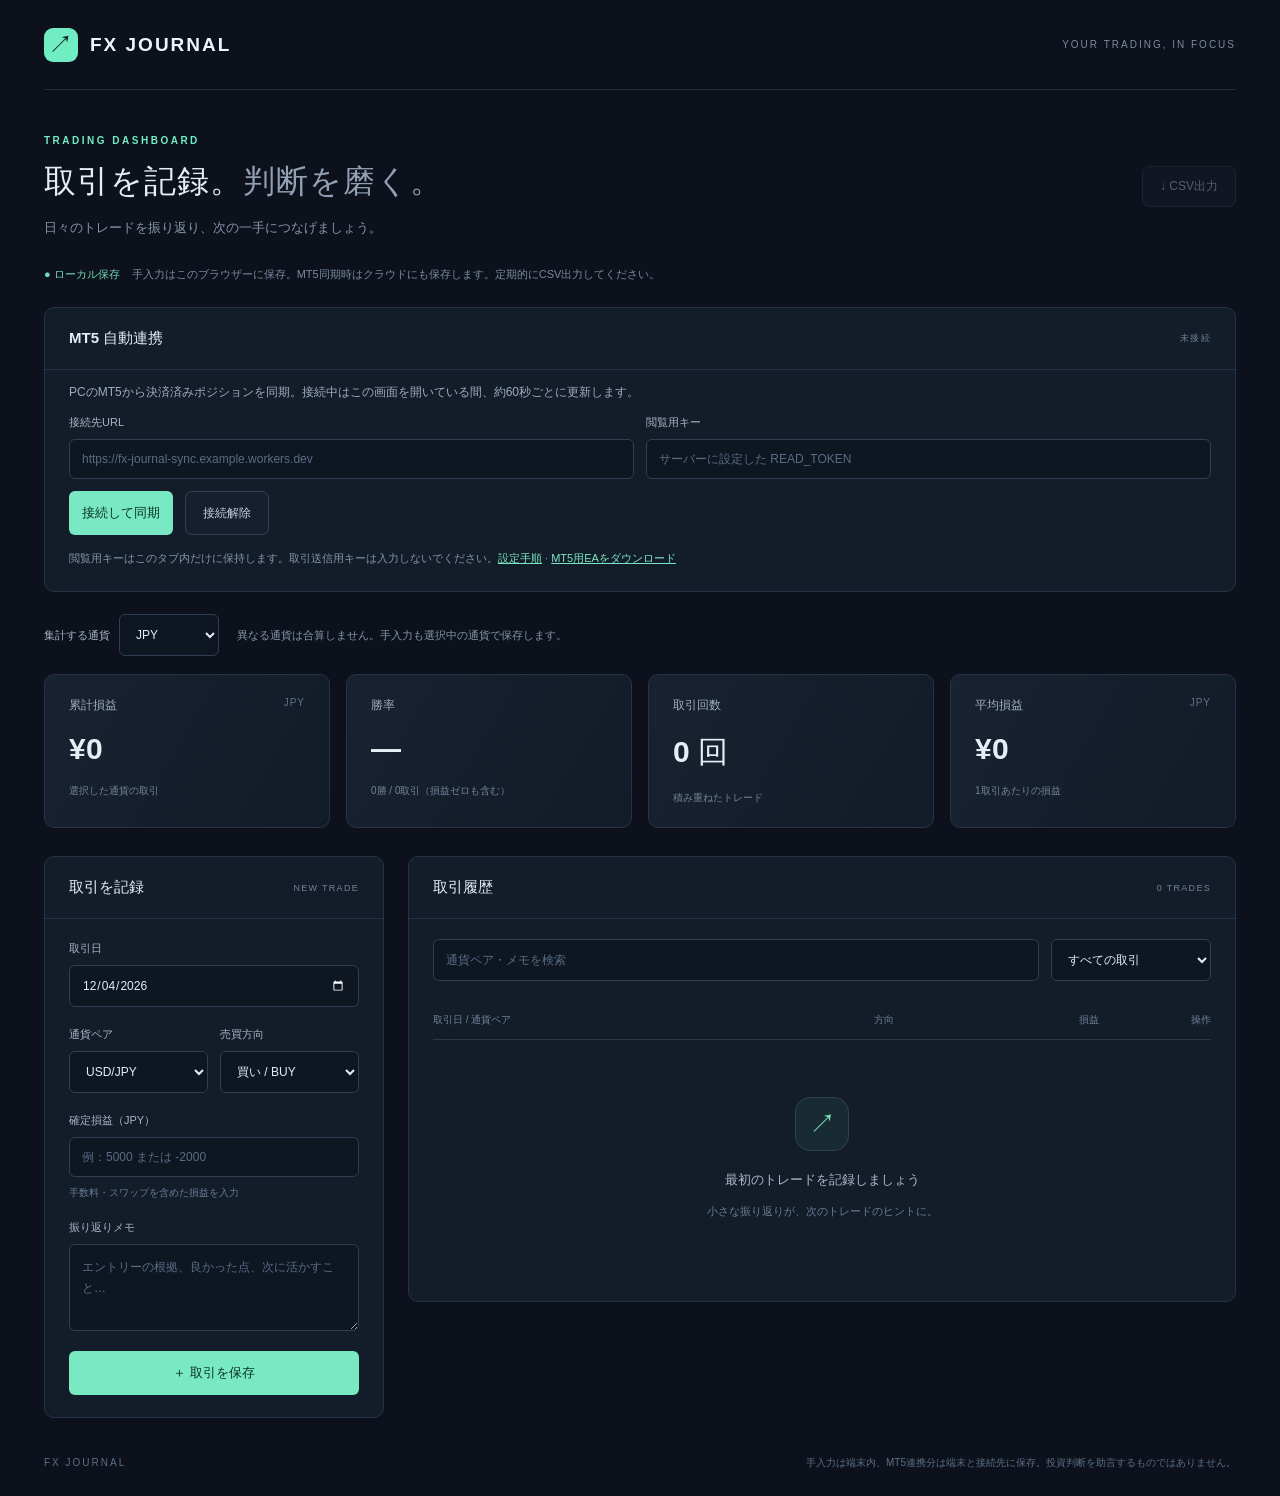
<file: index.html>
<!DOCTYPE html>
<html lang="ja">
<head>
<meta charset="UTF-8"><meta name="viewport" content="width=device-width, initial-scale=1.0">
<title>FX JOURNAL | 取引記録</title>
<link rel="stylesheet" href="style.css">
<script src="app.js" defer></script>
</head>
<body>
<div class="app">
<header><a class="brand" href="./"><span class="logo">↗</span> FX JOURNAL</a><span class="tag">YOUR TRADING, IN FOCUS</span></header>
<main>
<div class="heading"><div><p class="eyebrow">TRADING DASHBOARD</p><h1>取引を記録。<span>判断を磨く。</span></h1><p class="sub">日々のトレードを振り返り、次の一手につなげましょう。</p></div><button id="export" class="secondary">↓ CSV出力</button></div>
<div class="notice">● ローカル保存 <span>手入力はこのブラウザーに保存。MT5同期時はクラウドにも保存します。定期的にCSV出力してください。</span></div>
<section class="panel sync-panel" aria-labelledby="sync-title"><div class="section-title"><h2 id="sync-title">MT5 自動連携</h2><span id="sync-status" role="status">未接続</span></div><div class="sync-content"><p>PCのMT5から決済済みポジションを同期。接続中はこの画面を開いている間、約60秒ごとに更新します。</p><form id="sync-form"><label>接続先URL<input id="sync-url" type="url" placeholder="https://fx-journal-sync.example.workers.dev" required></label><label>閲覧用キー<input id="sync-token" type="password" autocomplete="off" minlength="32" required placeholder="サーバーに設定した READ_TOKEN"></label><div class="sync-actions"><button class="primary" type="submit">接続して同期</button><button class="secondary" id="disconnect" type="button">接続解除</button></div></form><small>閲覧用キーはこのタブ内だけに保持します。取引送信用キーは入力しないでください。<a href="https://github.com/poyo0422/ryo/blob/main/mt5/SETUP.md" target="_blank" rel="noopener">設定手順</a> · <a href="mt5/FXJournalSync.mq5" download>MT5用EAをダウンロード</a></small></div></section>
<div class="currency-bar"><label>集計する通貨<select id="currency"><option>JPY</option><option>USD</option><option>EUR</option><option>GBP</option><option>AUD</option><option>CHF</option><option>CAD</option><option>NZD</option></select></label><span>異なる通貨は合算しません。手入力も選択中の通貨で保存します。</span></div>
<section class="stats" aria-label="取引サマリー"><article><p>累計損益 <small class="currency-label">JPY</small></p><strong id="total">¥0</strong><span>選択した通貨の取引</span></article><article><p>勝率</p><strong id="rate">—</strong><span id="wins">利益のある取引 / 全取引</span></article><article><p>取引回数</p><strong id="count">0 <small>回</small></strong><span>積み重ねたトレード</span></article><article><p>平均損益 <small class="currency-label">JPY</small></p><strong id="average">¥0</strong><span>1取引あたりの損益</span></article></section>
<div class="workspace"><section class="panel entry"><div class="section-title"><h2 id="form-title">取引を記録</h2><span>NEW TRADE</span></div><form id="trade-form"><label>取引日<input name="date" type="date" required></label><div class="fields"><label>通貨ペア<select name="pair"><option>USD/JPY</option><option>EUR/JPY</option><option>GBP/JPY</option><option>AUD/JPY</option><option>EUR/USD</option><option>GBP/USD</option><option>AUD/USD</option><option>その他</option></select></label><label>売買方向<select name="side"><option value="buy">買い / BUY</option><option value="sell">売り / SELL</option></select></label></div><label><span>確定損益（<span class="currency-label">JPY</span>）</span><input name="pnl" type="number" step="0.01" min="-1000000000000" max="1000000000000" placeholder="例：5000 または -2000" required><small>手数料・スワップを含めた損益を入力</small></label><label>振り返りメモ<textarea name="note" rows="3" maxlength="2000" placeholder="エントリーの根拠、良かった点、次に活かすこと…"></textarea></label><button type="submit" class="primary" id="save">＋ 取引を保存</button><button type="button" class="secondary cancel" id="cancel" hidden>編集をキャンセル</button></form></section>
<section class="panel history"><div class="section-title"><h2>取引履歴</h2><span id="shown">0 TRADES</span></div><div class="filters"><input id="search" type="search" placeholder="通貨ペア・メモを検索" aria-label="通貨ペア・メモを検索"><select id="filter" aria-label="損益で絞り込み"><option value="all">すべての取引</option><option value="win">利益のある取引</option><option value="loss">損失のある取引</option><option value="even">損益ゼロ</option></select></div><div class="table-wrap"><table><thead><tr><th>取引日 / 通貨ペア</th><th>方向</th><th class="right">損益</th><th class="right">操作</th></tr></thead><tbody id="trades"></tbody></table></div><div id="empty" class="empty"><div>↗</div><h3>最初のトレードを記録しましょう</h3><p>小さな振り返りが、次のトレードのヒントに。</p></div></section></div>
<footer><span>FX JOURNAL</span><span>手入力は端末内、MT5連携分は端末と接続先に保存。投資判断を助言するものではありません。</span></footer>
</main></div><div id="message" role="status" aria-live="polite"></div>
</body></html>
</file>
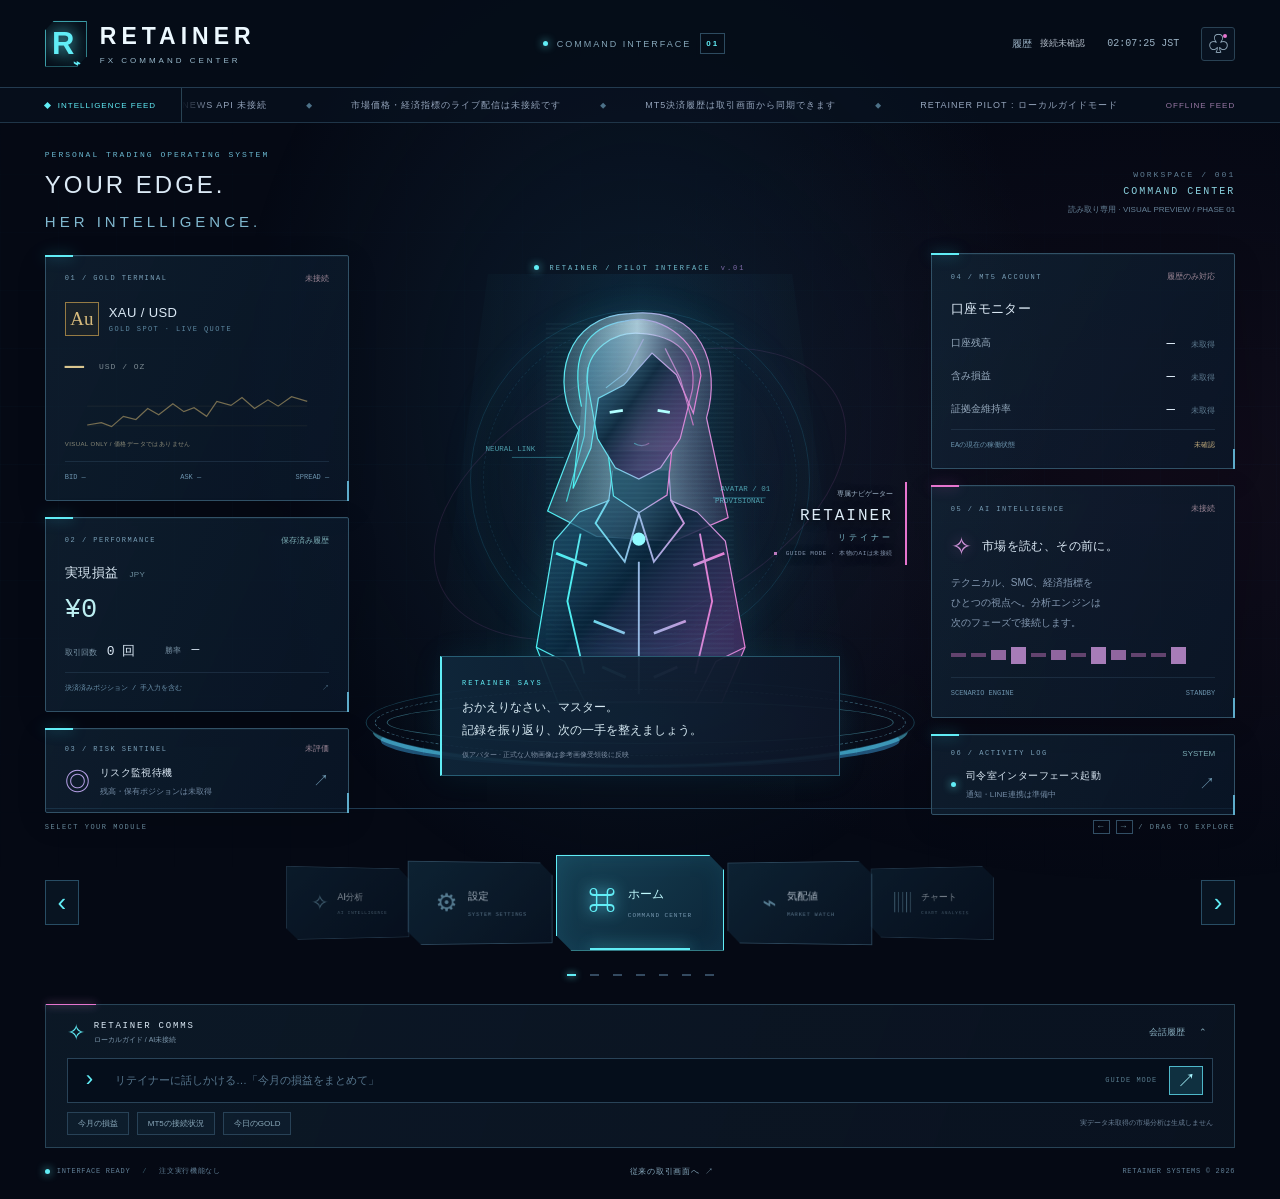
<file: command.html>
<!DOCTYPE html>
<html lang="ja">
<head><meta charset="UTF-8"><meta name="viewport" content="width=device-width,initial-scale=1"><meta name="theme-color" content="#050a16"><title>RETAINER — FX COMMAND CENTER</title><link rel="stylesheet" href="command.css"><script src="command.js" defer></script></head>
<body>
<div class="ambient" aria-hidden="true"></div>
<header class="topbar"><a href="command.html" class="identity"><span class="emblem">R<span>⌁</span></span><span>RETAINER<small>FX COMMAND CENTER</small></span></a><div class="header-center"><span class="signal"></span> COMMAND INTERFACE <b>01</b></div><div class="header-right"><span class="status-tag">履歴 <b id="header-sync">ローカル保存を確認中</b></span><time id="clock">JST —</time><button class="icon-button" id="notifications" aria-label="通知ログを開く">♧<i></i></button></div></header>
<div class="newsbar"><span class="feed-label"><i></i> INTELLIGENCE FEED</span><div class="ticker-clip"><div class="ticker">NEWS API 未接続 <b>◆</b> 市場価格・経済指標のライブ配信は未接続です <b>◆</b> MT5決済履歴は取引画面から同期できます <b>◆</b> RETAINER PILOT : ローカルガイドモード <b>◆</b> 自動発注機能はありません <b>◆</b></div></div><span class="offline-label">OFFLINE FEED</span></div>
<main>
<div class="mission-heading"><div><p class="micro">PERSONAL TRADING OPERATING SYSTEM</p><h1>YOUR EDGE.<br><span>HER INTELLIGENCE.</span></h1></div><div class="mission-id"><span>WORKSPACE / 001</span><strong>COMMAND CENTER</strong><small>読み取り専用 · VISUAL PREVIEW / PHASE 01</small></div></div>
<section class="bridge" aria-label="リテイナー司令室">
<div class="rail left-rail">
<button class="glass telemetry gold-panel" data-detail="market"><div class="panel-label"><span>01 / GOLD TERMINAL</span><i>未接続</i></div><div class="asset-heading"><span class="asset-icon">Au</span><div><h2>XAU / USD</h2><p>GOLD SPOT · LIVE QUOTE</p></div></div><div class="quote">—<small>USD / OZ</small></div><div class="sparkline" aria-hidden="true"><svg viewBox="0 0 280 56"><path d="M0 43H280M0 18H280" class="gridline"/><path d="M0 42L18 39 31 44 46 31 62 35 77 21 91 29 109 15 123 25 136 20 152 31 165 12 183 17 197 7 213 21 230 10 243 18 260 6 280 12"/></svg><span>VISUAL ONLY / 価格データではありません</span></div><div class="panel-foot"><span>BID —</span><span>ASK —</span><span>SPREAD —</span></div></button>
<button class="glass telemetry" data-detail="history"><div class="panel-label"><span>02 / PERFORMANCE</span><i class="local">保存済み履歴</i></div><h2>実現損益 <span id="summary-currency">JPY</span></h2><div class="performance" id="summary-pnl">—</div><div class="mini-stats"><div><small>取引回数</small><strong id="summary-count">—</strong></div><div><small>勝率</small><strong id="summary-rate">—</strong></div></div><div class="panel-foot"><span>決済済みポジション / 手入力を含む</span><span>↗</span></div></button>
<button class="glass small-panel" data-detail="risk"><div class="panel-label"><span>03 / RISK SENTINEL</span><i>未評価</i></div><div class="risk-line"><span class="radar-symbol">◎</span><div><h2>リスク監視待機</h2><p>残高・保有ポジションは未取得</p></div><span class="chevron">↗</span></div></button>
</div>
<div class="pilot-stage">
<div class="stage-caption"><span class="signal"></span> RETAINER / PILOT INTERFACE <span class="version">v.01</span></div>
<div class="orbit orbit-one" aria-hidden="true"></div><div class="orbit orbit-two" aria-hidden="true"></div><div class="scan-column" aria-hidden="true"></div>
<div class="pilot-art" role="img" aria-label="正式キャラクターの参考画像を待つ仮の人型ホログラム"><svg viewBox="0 0 420 500" aria-hidden="true"><defs><linearGradient id="bodyfill" x1="0" y1="0" x2="1" y2="1"><stop stop-color="#2f789b" stop-opacity=".48"/><stop offset=".45" stop-color="#092238" stop-opacity=".9"/><stop offset="1" stop-color="#833f98" stop-opacity=".4"/></linearGradient><linearGradient id="hairfill"><stop stop-color="#7bb5cb" stop-opacity=".22"/><stop offset=".5" stop-color="#d5f2ff" stop-opacity=".52"/><stop offset="1" stop-color="#655187" stop-opacity=".27"/></linearGradient><linearGradient id="linefill"><stop stop-color="#4bf1f2"/><stop offset="1" stop-color="#e47dd3"/></linearGradient><pattern id="scan" width="4" height="5" patternUnits="userSpaceOnUse"><path d="M0 1h4" stroke="#94ecff" stroke-opacity=".13"/></pattern><filter id="glow"><feGaussianBlur stdDeviation="4"/></filter></defs>
<ellipse cx="210" cy="459" rx="139" ry="22" fill="#23d9ef" opacity=".12" filter="url(#glow)"/>
<g stroke="url(#linefill)" stroke-width="1.3"><path d="M145 164C112 112 132 42 199 40C277 31 297 96 281 151L304 257 246 282 164 277 112 250Z" fill="url(#hairfill)"/><path d="M181 207L177 239 146 251 119 282 100 395 123 454 297 454 322 395 301 282 271 251 243 239 241 207" fill="url(#bodyfill)"/><path d="M176 186L182 234 209 252 239 233 244 186" fill="#245368" fill-opacity=".55"/><path d="M154 112C152 77 184 59 210 61C249 63 271 83 266 121L253 173 232 204 209 216 184 204 165 173Z" fill="url(#bodyfill)"/><path d="M148 139C135 80 155 54 194 48C228 39 270 65 275 106L267 146 249 105 223 82 193 116 166 130 158 183 139 226 146 159" fill="url(#hairfill)"/><path d="M214 67L196 102 174 119M237 77L253 109 267 159M155 97L151 170 132 240" fill="none" opacity=".8"/><path d="M178 145L192 143M229 143L242 145" stroke="#b1ffff" stroke-width="3"/><path d="M204 178Q212 183 220 178" fill="none" opacity=".5"/><path d="M177 238L163 263 194 304 209 253 225 304 257 263 243 238M209 304V445M147 274L133 346 151 423M274 274L287 346 269 423" fill="none" stroke-width="2"/><path d="M121 295L154 308M267 308L300 295M161 367L194 380M225 380L259 367M170 416L195 427M225 427L250 416" fill="none" stroke-width="3"/><path d="M100 395L130 410 152 454M322 395L291 410 269 454" fill="none"/><circle cx="209" cy="280" r="7" fill="#91fbff" stroke="none"/>
</g><path d="M110 49H310V455H110Z" fill="url(#scan)" opacity=".6"/><g fill="#7af4ff" font-family="monospace" font-size="8" opacity=".6"><text x="46" y="186">NEURAL LINK</text><text x="296" y="229">AVATAR / 01</text><text x="290" y="242">PROVISIONAL</text></g><path d="M74 193H129M288 236H344" stroke="#53def5" stroke-opacity=".4"/></svg></div>
<div class="pilot-ident"><small>専属ナビゲーター</small><h2>RETAINER<span>リテイナー</span></h2><p><i></i> GUIDE MODE · 本物のAIは未接続</p></div>
<div class="speech"><span>RETAINER SAYS</span><p id="pilot-speech">おかえりなさい、マスター。<br>記録を振り返り、次の一手を整えましょう。</p><small>仮アバター · 正式な人物画像は参考画像受領後に反映</small></div>
<div class="platform" aria-hidden="true"><div></div><span></span></div>
</div>
<div class="rail right-rail">
<button class="glass telemetry" data-detail="account"><div class="panel-label"><span>04 / MT5 ACCOUNT</span><i>履歴のみ対応</i></div><h2>口座モニター</h2><dl class="account-values"><div><dt>口座残高</dt><dd>— <small>未取得</small></dd></div><div><dt>含み損益</dt><dd>— <small>未取得</small></dd></div><div><dt>証拠金維持率</dt><dd>— <small>未取得</small></dd></div></dl><div class="panel-foot"><span>EAの現在の稼働状態</span><span class="amber">未確認</span></div></button>
<button class="glass telemetry analysis-panel" data-detail="ai"><div class="panel-label"><span>05 / AI INTELLIGENCE</span><i>未接続</i></div><div class="analysis-heading"><span>✧</span><h2>市場を読む、その前に。</h2></div><p class="body-copy">テクニカル、SMC、経済指標を<br>ひとつの視点へ。分析エンジンは<br>次のフェーズで接続します。</p><div class="analysis-meter" aria-hidden="true"><b></b><b></b><b></b><b></b><b></b><b></b><b></b><b></b><b></b><b></b><b></b><b></b></div><div class="panel-foot"><span>SCENARIO ENGINE</span><span>STANDBY</span></div></button>
<button class="glass small-panel" data-detail="notifications"><div class="panel-label"><span>06 / ACTIVITY LOG</span><i class="local">SYSTEM</i></div><div class="log-preview"><span class="signal"></span><div><h2>司令室インターフェース起動</h2><p>通知・LINE連携は準備中</p></div><span class="chevron">↗</span></div></button>
</div>
</section>
<section class="navigation-deck" aria-label="3Dロールメニュー"><div class="deck-top"><span>SELECT YOUR MODULE</span><span><kbd>←</kbd> <kbd>→</kbd> / DRAG TO EXPLORE</span></div><div class="wheel-shell"><button id="previous" class="wheel-arrow" aria-label="前のメニュー">‹</button><div class="wheel-window" id="wheel-window"><nav id="wheel" aria-label="機能メニュー"></nav></div><button id="next" class="wheel-arrow" aria-label="次のメニュー">›</button></div><div class="wheel-pagination" id="wheel-pagination" aria-label="メニュー位置"></div></section>
<section class="comms"><div class="comms-title"><span class="comms-icon">✧</span><div><h2>RETAINER COMMS</h2><span>ローカルガイド / AI未接続</span></div><button id="chat-toggle" aria-expanded="false" aria-controls="chat-history">会話履歴 <span>⌃</span></button></div><div id="chat-history" class="chat-history" role="log" aria-label="会話履歴" hidden></div><form id="chat-form"><label for="chat-input" class="sr-only">リテイナーへのメッセージ</label><span class="input-indicator">›</span><input id="chat-input" maxlength="500" placeholder="リテイナーに話しかける…「今月の損益をまとめて」" required autocomplete="off"><span class="chat-mode">GUIDE MODE</span><button type="submit" aria-label="メッセージを送信">↗</button></form><div class="quick-prompts"><button data-prompt="今月の損益をまとめて">今月の損益</button><button data-prompt="MT5の接続状況を教えて">MT5の接続状況</button><button data-prompt="今日のGOLDはどう？">今日のGOLD</button><span>実データ未取得の市場分析は生成しません</span></div></section>
<footer><span><i class="signal"></i> INTERFACE READY <b>/</b> 注文実行機能なし</span><a href="index.html">従来の取引画面へ ↗</a><span>RETAINER SYSTEMS © <span id="year"></span></span></footer>
</main>
<dialog id="module-dialog"><div class="dialog-header"><div><p class="micro" id="dialog-code"></p><h2 id="dialog-title"></h2></div><button id="dialog-close" class="icon-button" aria-label="閉じる">×</button></div><div id="dialog-content"></div></dialog>
</body></html>
</file>
<file: style.css>
:root{font-family:Inter,"Noto Sans JP",-apple-system,BlinkMacSystemFont,"Segoe UI",sans-serif;color:#e7edf4;background:#0c111b;font-synthesis:none;color-scheme:dark}*{box-sizing:border-box}body{margin:0}button,input,select,textarea{font:inherit}button,a,input,select,textarea{-webkit-tap-highlight-color:transparent}button{cursor:pointer}button:disabled{opacity:.4;cursor:default}button:focus-visible,a:focus-visible{outline:2px solid #5ee5bf;outline-offset:4px}.app{max-width:1320px;margin:auto;padding:0 44px}header{height:90px;display:flex;align-items:center;justify-content:space-between;border-bottom:1px solid #232c3c}.brand{text-decoration:none;color:#eef5fa;font-weight:800;font-size:19px;letter-spacing:2px;display:flex;align-items:center;gap:12px}.logo{display:grid;place-items:center;background:#71edc3;color:#122a25;border-radius:9px;width:34px;height:34px;font-size:25px}.tag{font-size:10px;letter-spacing:2px;color:#7c8b9f}main{padding-top:45px}.heading{display:flex;align-items:center;justify-content:space-between;gap:20px}.eyebrow{font-size:10px;color:#71edc3;letter-spacing:2.5px;font-weight:700;margin:0 0 14px}h1{font-size:32px;letter-spacing:1px;margin:0;font-weight:700}h1 span{color:#93a0b4}.sub{color:#8694a9;font-size:13px;margin:15px 0 0}.secondary{border:1px solid #334056;background:#161f2d;color:#c7d2df;padding:11px 17px;border-radius:7px;font-size:12px}.secondary:hover{background:#233047}.notice{font-size:11px;color:#72d9b6;margin:28px 0 22px;display:flex;gap:12px;line-height:1.8}.notice span{color:#7b8ba1}.stats{display:grid;grid-template-columns:repeat(4,1fr);gap:16px;margin-bottom:28px}.stats article{padding:22px 24px;border:1px solid #293246;background:linear-gradient(120deg,#182230,#121b28);border-radius:10px}.stats p{margin:0 0 18px;color:#a0aec0;font-size:12px;display:flex;justify-content:space-between}.stats p small{font-size:10px;color:#62738a;letter-spacing:1px}.stats strong{display:block;font-size:30px;letter-spacing:.2px;font-variant-numeric:tabular-nums;margin-bottom:14px}.stats strong small{font-size:14px;color:#8190a7}.stats article>span{font-size:10px;color:#72849b}.positive{color:#74e6bd}.negative{color:#ff8f9c}.workspace{display:grid;grid-template-columns:340px minmax(0,1fr);gap:24px;align-items:start}.panel{background:#131c29;border:1px solid #283246;border-radius:10px;overflow:hidden}.section-title{padding:21px 24px;display:flex;align-items:center;justify-content:space-between;border-bottom:1px solid #283246}.section-title h2{font-size:15px;margin:0}.section-title>span{font-size:9px;letter-spacing:1.3px;color:#71839b}form{padding:22px 24px}label{display:flex;flex-direction:column;gap:9px;font-size:11px;color:#a8b5c7;margin-bottom:20px}input,select,textarea{border:1px solid #303d52;background:#0e1622;color:#e5edf6;padding:12px;border-radius:6px;min-width:0;width:100%;font-size:12px}input:focus,select:focus,textarea:focus{outline:1px solid #70dfbb;border-color:#70dfbb}input::placeholder,textarea::placeholder{color:#596c85}textarea{resize:vertical;line-height:1.7}.fields{display:grid;grid-template-columns:1fr 1fr;gap:12px}label small{color:#687d96;font-size:10px}.primary{width:100%;background:#78e9c2;color:#0b352b;font-weight:700;padding:13px;border:0;border-radius:6px;font-size:13px}.primary:hover{background:#9af4d4}.cancel{width:100%;margin-top:10px}[hidden]{display:none!important}.filters{display:flex;gap:12px;padding:20px 24px}.filters input{flex:1}.filters select{width:160px}.table-wrap{overflow:auto;padding:0 24px}table{width:100%;border-collapse:collapse;white-space:nowrap}th{text-align:left;color:#71839b;font-size:10px;font-weight:400;padding:12px 0;border-bottom:1px solid #2c384a}td{padding:17px 0;border-bottom:1px solid #233044;font-size:12px}td strong{display:block;font-weight:600;margin-top:6px}td small{color:#8596ad;font-size:10px}.right{text-align:right}.badge{font-size:9px;padding:5px 7px;border-radius:4px;background:#173c34;color:#7ce0bc}.badge.sell{background:#342b47;color:#c2a5ec}.money{font-weight:600;font-variant-numeric:tabular-nums}.row-actions button{background:transparent;color:#8fa1b9;border:0;font-size:11px;padding:6px}.row-actions button:hover{color:#edf4fa}.note{white-space:pre-wrap;overflow-wrap:anywhere;max-width:240px;color:#8294ab;font-size:11px;line-height:1.6;margin-top:8px}.empty{text-align:center;padding:57px 20px 68px;color:#687d96}.empty>div{border:1px solid #2f4351;border-radius:15px;width:54px;height:54px;margin:0 auto 20px;display:grid;place-items:center;color:#73d9b6;font-size:27px;background:#192b32}.empty h3{font-size:13px;color:#acbacc;font-weight:500}.empty p{font-size:11px;line-height:1.8}footer{display:flex;justify-content:space-between;gap:20px;color:#5c6f87;font-size:10px;margin:36px 0 24px;line-height:1.8}footer>span:first-child{letter-spacing:2px}#message{position:fixed;bottom:24px;left:50%;transform:translateX(-50%);background:#263d36;color:#b6f3d9;box-shadow:0 8px 30px #0005;border-radius:8px;max-width:90%;padding:14px 22px;font-size:12px;display:none}#message.visible{display:block}@media(min-width:1500px){main{padding-top:65px}}@media(max-width:1000px){.app{padding:0 24px}.workspace{grid-template-columns:300px minmax(0,1fr);gap:16px}.stats article{padding:18px}.stats strong{font-size:25px}.filters{flex-direction:column}.filters select{width:100%}.row-actions button{display:block;margin-left:auto}}@media(max-width:720px){.app{padding:0 18px}header{height:72px}.tag{display:none}main{padding-top:30px}h1{font-size:25px}h1 span{display:block;margin-top:7px}.heading{align-items:flex-start}.heading>.secondary{white-space:nowrap;padding:10px}.sub{font-size:11px;line-height:1.8}.notice{display:block;font-size:10px}.notice span{display:block;margin-top:5px}.stats{grid-template-columns:1fr 1fr;gap:10px}.stats article{padding:16px}.stats strong{font-size:24px}.stats article>span{font-size:9px}.workspace{grid-template-columns:1fr}.filters{flex-direction:row}.filters select{width:140px}.section-title,form{padding:20px}.table-wrap{padding:0 16px}.filters{padding:18px 16px}footer{flex-direction:column;gap:6px}.note{max-width:150px}td{font-size:11px}}

.sync-panel{margin-bottom:22px}.sync-content{padding:0 24px 22px}.sync-content p{color:#9eacc0;font-size:12px;line-height:1.8}.sync-content form{padding:0;display:grid;grid-template-columns:1fr 1fr;gap:12px}.sync-content label{margin:0}.sync-actions{grid-column:1/-1;display:flex;gap:12px}.sync-actions .primary{width:auto}.sync-content small{display:block;margin-top:14px;font-size:11px;color:#8496ab;line-height:1.8}.sync-content a{color:#7be6c1}.currency-bar{display:flex;align-items:center;gap:18px;margin-bottom:18px}.currency-bar label{margin:0;flex-direction:row;align-items:center;white-space:nowrap}.currency-bar select{width:100px}.currency-bar span{font-size:11px;color:#8496ab}.mt5-source{display:block;color:#7be6c1;font-size:10px;margin-top:5px}@media(max-width:720px){.sync-content form{grid-template-columns:1fr}.currency-bar{align-items:flex-start;flex-direction:column;gap:10px}.sync-content{padding:0 20px 20px}}
</file>
<file: command.css>
:root{color-scheme:dark;font-family:"Segoe UI","Yu Gothic",Meiryo,sans-serif;background:#050914;color:#dceaf6;--cyan:#61edf6;--magenta:#e775cf;--muted:#7890a9;--line:#233b50}*{box-sizing:border-box}body{margin:0;background:radial-gradient(ellipse at 50% 33%,#15334c70,transparent 45%),radial-gradient(ellipse at 90% 40%,#61234820,transparent 40%);min-height:100vh}button,input,select{font:inherit}button,a{-webkit-tap-highlight-color:transparent}button{cursor:pointer;color:inherit}a{color:var(--cyan);text-decoration:none}button:focus-visible,a:focus-visible,input:focus-visible,select:focus-visible{outline:2px solid var(--cyan);outline-offset:4px}[hidden]{display:none!important}.ambient{position:fixed;inset:0;pointer-events:none;background-image:linear-gradient(#3397c207 1px,transparent 1px),linear-gradient(90deg,#3397c207 1px,transparent 1px);background-size:58px 58px;mask-image:linear-gradient(transparent,#000,transparent);z-index:-1}.topbar{min-height:88px;border-bottom:1px solid #233b50;display:flex;align-items:center;justify-content:space-between;padding:16px 3.5%;gap:24px;background:#060d19dc}.identity{display:flex;align-items:center;gap:13px;color:#edf9ff;font-size:23px;letter-spacing:5px;font-weight:600}.identity small{display:block;font-size:8px;letter-spacing:3px;font-weight:400;color:#99bacb;margin-top:6px}.emblem{width:42px;height:46px;display:grid;place-items:center;font-size:31px;border:1px solid #58e5eeaa;clip-path:polygon(22% 0,100% 0,100% 78%,78% 100%,0 100%,0 22%);text-shadow:0 0 18px #5ef7ff;color:var(--cyan);position:relative}.emblem>span{position:absolute;font-size:14px;bottom:-5px;right:0}.header-center{font-size:9px;letter-spacing:2px;color:#86a7ba;display:flex;align-items:center;gap:9px}.header-center b{font-size:8px;padding:5px;border:1px solid #2d4b60;color:var(--cyan)}.signal{display:inline-block;width:5px;height:5px;background:var(--cyan);border-radius:50%;box-shadow:0 0 9px #61edf6;flex-shrink:0}.header-right{display:flex;align-items:center;gap:22px;font-size:10px;color:#9bb3c5}.status-tag{display:flex;gap:8px;align-items:center}.status-tag b{color:#b3bec9;font-weight:400;font-size:9px}.header-right time{font-variant-numeric:tabular-nums;font-family:monospace;white-space:nowrap}.icon-button{border:1px solid #294254;background:#10213455;width:34px;height:34px;font-size:21px;position:relative;border-radius:3px}.icon-button i{position:absolute;top:6px;right:7px;background:var(--magenta);width:4px;height:4px;border-radius:50%}.newsbar{display:flex;height:35px;align-items:center;border-bottom:1px solid #1f3548;background:#0913219c;font-size:9px;letter-spacing:1px;overflow:hidden}.feed-label{padding:0 25px 0 3.5%;white-space:nowrap;color:var(--cyan);font-size:8px;display:flex;align-items:center;gap:8px;border-right:1px solid #294353;height:100%}.feed-label i{width:5px;height:5px;background:var(--cyan);transform:rotate(45deg)}.ticker-clip{overflow:hidden;flex:1;mask-image:linear-gradient(90deg,transparent,#000 3%,#000 97%,transparent)}.ticker{white-space:nowrap;color:#95a5bc;animation:ticker 42s linear infinite;width:max-content}.ticker b{margin:0 35px;color:#4c7188;font-size:6px}.offline-label{padding:0 3.5% 0 20px;font-size:8px;color:#9979a5;white-space:nowrap}main{max-width:1660px;padding:27px 3.5% 0;margin:auto}.mission-heading{display:flex;align-items:center;justify-content:space-between;position:relative;z-index:1}.micro{font:8px monospace;letter-spacing:2px;color:#6bb9d1;margin:0 0 9px}h1{font-size:24px;font-weight:400;letter-spacing:3px;line-height:1.4;margin:0}h1 span{color:#80b8cf;font-size:15px;letter-spacing:4px}.mission-id{text-align:right;display:flex;flex-direction:column;gap:7px}.mission-id>span{font:8px monospace;letter-spacing:2px;color:#607f96}.mission-id strong{font:10px monospace;letter-spacing:2px;color:#8bd1df}.mission-id small{font-size:8px;color:#668298}.bridge{display:grid;grid-template-columns:minmax(220px,1fr) minmax(350px,1.7fr) minmax(220px,1fr);gap:32px;position:relative;margin-top:18px;align-items:center;min-height:495px}.rail{display:flex;flex-direction:column;gap:16px;position:relative;z-index:2}.glass{border:1px solid #315166;background:linear-gradient(115deg,#152d408c,#0a182abf);box-shadow:inset 0 1px 0 #85dcff0c,0 8px 30px #0002;text-align:left;position:relative;border-radius:2px;transition:border-color .2s,box-shadow .2s}.glass:before{content:"";position:absolute;width:28px;height:2px;top:-1px;left:-1px;background:var(--cyan);box-shadow:0 0 13px #32cee799}.glass:after{content:"";position:absolute;width:2px;height:20px;bottom:-1px;right:-1px;background:#5eaccb}.glass:hover{border-color:#68d6e3;box-shadow:0 0 22px #41d8ed16,inset 0 0 25px #2eb5df0b}.telemetry{padding:17px 19px}.panel-label{display:flex;justify-content:space-between;align-items:center;gap:8px;margin-bottom:18px;font:7px monospace;letter-spacing:1.5px;color:#799fb7}.panel-label i{font:8px "Segoe UI",sans-serif;font-style:normal;color:#9d8796;letter-spacing:0}.panel-label i.local{color:#7daeb6}.asset-heading{display:flex;gap:10px;align-items:center}h2{margin:0;font-size:13px;font-weight:500;letter-spacing:.4px}.asset-heading p{font:7px monospace;letter-spacing:1.4px;color:#5d87a0;margin:5px 0 0}.asset-icon{border:1px solid #967b44;color:#d6ba7c;font-family:serif;font-size:19px;width:34px;height:34px;display:grid;place-items:center;background:#67482025}.quote{font:32px monospace;color:#d9c58f;display:flex;align-items:center;gap:15px;margin-top:12px}.quote small{color:#7c8a92;font-size:8px;letter-spacing:1px}.sparkline{position:relative;margin:7px 0 12px}.sparkline svg{width:100%;height:44px;display:block;overflow:visible}.sparkline path{fill:none;stroke:#bfa76b;stroke-width:1.5;opacity:.6}.sparkline path.gridline{stroke:#bfa76b;stroke-width:.5;opacity:.2}.sparkline span{font-size:6px;color:#8a8a78;letter-spacing:.4px;display:block;margin-top:4px}.panel-foot{display:flex;justify-content:space-between;border-top:1px solid #35526a5c;padding-top:10px;margin-top:12px;font:7px monospace;color:#6c93ad;gap:5px;line-height:1.6}.telemetry h2>span{font-size:8px;color:#6d8d9d;margin-left:7px}.performance{font:27px monospace;color:#bceef1;margin:13px 0 17px;overflow-wrap:anywhere}.negative{color:#ef9db6!important}.positive{color:#6de6ca!important}.mini-stats{display:flex;gap:30px}.mini-stats>div{display:flex;gap:10px;align-items:baseline}.mini-stats small{font-size:8px;color:#7c96a9}.mini-stats strong{font:13px monospace;font-weight:400}.small-panel{padding:14px 19px}.small-panel .panel-label{margin-bottom:11px}.risk-line,.log-preview{display:flex;align-items:center;gap:10px}.risk-line h2,.log-preview h2{font-size:10px}.risk-line p,.log-preview p{font-size:8px;color:#738ba4;margin:6px 0 0}.radar-symbol{color:#b8a1e8;font-size:25px}.chevron{margin-left:auto;color:#6d98b1}.account-values{margin:0}.account-values>div{display:flex;align-items:center;justify-content:space-between;margin-top:17px}.account-values dt{font-size:10px;color:#94a8bb}.account-values dd{margin:0;font:14px monospace}.account-values dd small{font-family:"Segoe UI",sans-serif;font-size:8px;color:#607d92;margin-left:8px}.amber{color:#c4ad7d}.analysis-heading{display:flex;align-items:center;gap:10px}.analysis-heading>span{font-size:25px;color:#d295dc;text-shadow:0 0 14px #df69d577}.analysis-heading h2{font-size:12px}.body-copy{font-size:10px;line-height:2;color:#859ab2;margin:12px 0}.analysis-meter{height:20px;display:flex;gap:5px;align-items:center}.analysis-meter b{height:4px;width:15px;background:#62436e}.analysis-meter b:nth-child(3n){height:10px;background:#90669f}.analysis-meter b:nth-child(4n){height:17px;background:#a77cb8}.analysis-panel:before{background:var(--magenta);box-shadow:0 0 13px #ef71d977}.pilot-stage{height:540px;position:relative;isolation:isolate}.stage-caption{position:absolute;top:0;left:0;width:100%;text-align:center;font:7px monospace;letter-spacing:2px;color:#72bfd0;display:flex;justify-content:center;align-items:center;gap:10px}.version{color:#7f6caa;font-size:7px}.pilot-art{width:100%;height:470px;position:absolute;top:12px;left:0;filter:drop-shadow(0 0 22px #3bdef328);animation:float 7s ease-in-out infinite;z-index:1;mask-image:linear-gradient(#000 80%,transparent 98%)}.pilot-art svg{width:100%;height:100%}.scan-column{position:absolute;inset:10px 8% 50px;background:linear-gradient(90deg,transparent,#2396c41a,transparent);border-left:1px solid #3a8bab22;border-right:1px solid #3a8bab22;clip-path:polygon(15% 0,85% 0,100% 100%,0 100%);z-index:-1}.orbit{position:absolute;left:50%;border:1px solid #36c6ef26;border-radius:50%;pointer-events:none}.orbit-one{width:340px;height:340px;top:46px;transform:translateX(-50%);box-shadow:0 0 40px #3bbbd90c,inset 0 0 40px #3bbbd90c}.orbit-one:before{content:"";position:absolute;inset:12px;border:1px dashed #48a6cf22;border-radius:50%;animation:rotate 90s linear infinite}.orbit-two{width:440px;height:250px;top:105px;transform:translateX(-50%) rotate(-25deg);border-color:#c368c522}.pilot-ident{position:absolute;right:-8px;top:218px;z-index:2;text-align:right;border-right:2px solid var(--magenta);padding-right:12px;text-shadow:0 2px 10px #000}.pilot-ident>small{font-size:7px;color:#9fb4c7}.pilot-ident h2{font:16px monospace;letter-spacing:2px;margin-top:7px}.pilot-ident h2 span{display:block;font-size:8px;color:#85c5d5;letter-spacing:3px;margin-top:7px}.pilot-ident p{font:6px monospace;color:#899ab3;max-width:120px;line-height:1.7;letter-spacing:.5px}.pilot-ident p i{display:inline-block;background:#bd79be;width:3px;height:3px;margin-right:5px}.speech{position:absolute;bottom:28px;left:50%;width:95%;max-width:400px;transform:translateX(-50%);padding:14px 20px;background:linear-gradient(100deg,#10283cea,#0d1526ee);border:1px solid #53c3de5c;border-left:2px solid var(--cyan);box-shadow:0 0 30px #1eabc017;z-index:3}.speech>span{font:7px monospace;color:var(--cyan);letter-spacing:2px}.speech p{font-size:12px;line-height:1.9;margin:7px 0;color:#d7eaf4}.speech small{font-size:7px;color:#7b8ca2;display:block;line-height:1.7}.platform{position:absolute;bottom:39px;left:50%;width:106%;height:85px;transform:translateX(-50%);border-radius:50%;border:1px solid #47c4df44;background:radial-gradient(ellipse,#68dff822,transparent 65%);z-index:0;box-shadow:0 9px 0 -7px #5ce3ff77,0 18px 0 -15px #3792cc88}.platform>div{position:absolute;inset:8px;border:1px dashed #76c9e677;border-radius:50%}.platform>span{position:absolute;inset:20px;border:1px solid #6dd9ed66;border-radius:50%}.navigation-deck{position:relative;margin-top:-10px;padding-top:3px}.deck-top{display:flex;justify-content:space-between;align-items:center;font:7px monospace;letter-spacing:1.5px;color:#6b8d9f;border-top:1px solid #203c53;padding-top:13px}.deck-top kbd{font:9px monospace;border:1px solid #345269;padding:1px 4px}.wheel-shell{display:flex;align-items:center;gap:8px}.wheel-arrow{width:34px;height:45px;border:1px solid #284d64;color:var(--cyan);font-size:26px;background:#112c3d55;flex-shrink:0;transition:background .2s}.wheel-arrow:hover{background:#1b55787a}.wheel-window{position:relative;height:142px;flex:1;overflow:hidden;perspective:950px;touch-action:pan-y;mask-image:linear-gradient(90deg,transparent,#000 5%,#000 95%,transparent)}#wheel{height:100%;position:relative;transform-style:preserve-3d;user-select:none}.module{position:absolute;left:50%;top:23px;width:168px;height:96px;margin-left:-84px;background:linear-gradient(135deg,#112d40ed,#0a1727ef);border:1px solid #36576e;display:flex;align-items:center;justify-content:center;gap:12px;transform-style:preserve-3d;transition:transform .55s cubic-bezier(.22,.75,.25,1),opacity .4s,box-shadow .4s,border-color .4s;box-shadow:0 8px 25px #0008;clip-path:polygon(0 0,91% 0,100% 16%,100% 100%,9% 100%,0 84%)}.module-icon{font:28px monospace;color:#6c9cb5}.module div{text-align:left}.module strong{font-size:12px;display:block;font-weight:500}.module small{font:6px monospace;letter-spacing:1px;color:#7798b0;display:block;margin-top:9px}.module.active{border-color:var(--cyan);background:linear-gradient(135deg,#18475be8,#0c2538);box-shadow:0 0 20px #49d3ed44,inset 0 0 25px #3ad4fa18}.module.active .module-icon{color:var(--cyan);text-shadow:0 0 15px #62e6ff}.module.active strong{color:#c1faff}.module.active:after{content:"";position:absolute;bottom:0;left:20%;right:20%;height:2px;background:var(--cyan);box-shadow:0 0 15px var(--cyan)}.wheel-pagination{display:flex;justify-content:center;gap:8px;position:relative;margin-top:-6px}.wheel-pagination button{width:15px;height:14px;border:0;background:transparent;padding:5px 3px}.wheel-pagination button:after{content:"";display:block;height:2px;background:#344a60;width:100%}.wheel-pagination button.active:after{background:var(--cyan);box-shadow:0 0 7px #64f5ff}.comms{margin-top:22px;border:1px solid #284457;background:linear-gradient(110deg,#11233399,#0b1422dd);padding:15px 21px 12px;position:relative}.comms:before{content:"";position:absolute;width:50px;height:1px;top:-1px;left:0;background:var(--magenta);box-shadow:0 0 9px #f59ee4}.comms-title{display:flex;align-items:center;gap:9px;margin-bottom:12px}.comms-icon{font-size:22px;color:var(--cyan)}.comms-title h2{font:9px monospace;letter-spacing:1.8px}.comms-title div>span{font-size:7px;color:#7f9aaf;display:block;margin-top:4px}.comms-title button{margin-left:auto;background:none;border:0;font-size:9px;color:#87adbe}.comms-title button span{margin-left:12px}.comms form{display:flex;gap:12px;align-items:center;background:#050e1b;border:1px solid #294358;padding:7px 9px 7px 15px}.input-indicator{font:22px monospace;color:var(--cyan)}.comms input{background:none;border:0;color:#d8f2fc;flex:1;min-width:0;font-size:11px;padding:7px}.comms input::placeholder{color:#57768d}.comms form button{background:#1b526780;border:1px solid #4eb8ca;color:#a8f7ff;width:34px;height:29px;font-size:19px}.chat-mode{font:7px monospace;color:#587b8d;letter-spacing:1px}.quick-prompts{display:flex;align-items:center;gap:8px;margin-top:9px;flex-wrap:wrap}.quick-prompts button{background:#11273960;border:1px solid #284257;color:#8baabb;font-size:8px;padding:5px 10px}.quick-prompts>span{margin-left:auto;font-size:7px;color:#697f95}.chat-history{max-height:230px;overflow:auto;padding:0 5px 10px;scroll-behavior:smooth}.chat-line{padding:10px 12px;background:#1d3b4e50;margin:7px 0;font-size:11px;line-height:1.9;white-space:pre-wrap;overflow-wrap:anywhere;border-left:1px solid var(--cyan)}.chat-line.user{margin-left:20%;background:#50335830;border-left-color:var(--magenta)}.chat-line small{display:block;color:#8ebdcf;font:7px monospace;letter-spacing:1px;margin-bottom:5px}.typing{color:#78bacb;animation:pulse 1s infinite}footer{font:7px monospace;letter-spacing:.7px;display:flex;align-items:center;justify-content:space-between;gap:12px;color:#628097;padding:18px 0 22px}footer>span:first-child{display:flex;align-items:center;gap:7px}footer b{font-weight:400;margin:0 5px;color:#385c6c}footer a{color:#87a9bd;font-size:8px}.sr-only{position:absolute;width:1px;height:1px;overflow:hidden;clip-path:inset(50%)}dialog{background:linear-gradient(130deg,#132b3e,#090f1e);color:#dceaf6;border:1px solid #4e9eb5;width:min(680px,92vw);max-height:85vh;padding:26px;box-shadow:0 0 80px #38cfff14}dialog::backdrop{background:#020812ce;backdrop-filter:blur(8px)}.dialog-header{display:flex;justify-content:space-between;gap:20px;align-items:center;border-bottom:1px solid #29495e;padding-bottom:20px}.dialog-header h2{font-size:20px}#dialog-content{font-size:13px;line-height:2;color:#9eb7cb;padding-top:16px}#dialog-content strong{color:#d0f8ff}#dialog-content a{display:inline-block;border:1px solid #428c9f;background:#16394d;padding:8px 20px;margin-top:12px}#dialog-content select{background:#0a1e30;border:1px solid #44859a;padding:8px 12px;color:#d5f5ff;margin:0 12px}.data-row{display:flex;justify-content:space-between;padding:10px 0;border-bottom:1px solid #294355;font-size:12px}.data-row small{color:#c69d77;font-size:10px}.notification-entry{padding:12px;border-left:2px solid #5fb9cf;background:#122d4155;margin-bottom:10px}.notification-entry small{display:block;color:#6ea6c1;font:8px monospace;margin-bottom:5px}@keyframes float{0%,100%{transform:translateY(0)}50%{transform:translateY(-8px)}}@keyframes ticker{from{transform:translateX(30px)}to{transform:translateX(-60%)}}@keyframes rotate{to{transform:rotate(360deg)}}@keyframes pulse{50%{opacity:.3}}@media(min-width:1500px){.bridge{gap:48px;min-height:555px}.pilot-stage{height:570px}.pilot-art{height:510px}.speech{bottom:22px}.rail{gap:22px}.telemetry{padding:22px}.mission-heading{margin-bottom:5px}.navigation-deck{margin-top:0}.comms{margin-top:25px}}@media(max-width:1100px){.header-center{display:none}.bridge{grid-template-columns:minmax(195px,1fr) minmax(270px,1.5fr) minmax(195px,1fr);gap:16px}.telemetry{padding:14px}.small-panel{padding:12px}.pilot-ident{right:-10px}.orbit-one{width:280px;height:320px}.orbit-two{width:330px}.pilot-art{width:120%;left:-10%}.performance{font-size:23px}.panel-label{letter-spacing:.5px;font-size:6px}.mission-heading{margin-bottom:10px}h1{font-size:20px}h1 span{font-size:12px}.mini-stats{gap:12px}.header-right{gap:13px}.status-tag{max-width:150px;line-height:1.8}.status-tag b{font-size:8px}.body-copy{font-size:9px}}@media(max-width:760px){.topbar{padding:14px 5%;min-height:77px;gap:10px}.identity{font-size:17px;letter-spacing:3px;gap:8px}.identity small{font-size:6px;letter-spacing:2px}.emblem{width:31px;height:36px;font-size:23px}.header-right{flex-wrap:wrap;justify-content:flex-end;gap:6px;max-width:150px}.header-right .icon-button{display:none}.status-tag{font-size:7px;max-width:none}.header-right time{font-size:9px}.newsbar{height:30px}.feed-label{font-size:6px;padding-left:5%;padding-right:10px;letter-spacing:.5px}.offline-label{display:none}.ticker{font-size:8px}.ticker b{margin:0 15px}main{padding:22px 5% 0}.mission-heading{align-items:flex-start;margin:0}.micro{font-size:6px;letter-spacing:1px}h1{font-size:17px;letter-spacing:2px}h1 span{font-size:9px;letter-spacing:2px}.mission-id{gap:5px;padding-top:4px}.mission-id>span{font-size:6px;letter-spacing:1px}.mission-id strong{font-size:7px;letter-spacing:.6px}.mission-id small{font-size:6px;max-width:100px;line-height:1.6}.bridge{display:flex;flex-direction:column;gap:16px;margin-top:20px;min-height:0}.pilot-stage{order:0;width:100%;height:435px}.pilot-art{height:390px;top:6px;width:110%;left:-5%}.orbit-one{width:250px;height:280px;top:33px}.orbit-two{width:310px;height:180px;top:100px}.pilot-ident{top:178px;right:0;padding-right:8px}.pilot-ident h2{font-size:12px}.pilot-ident p{max-width:95px;font-size:5px}.speech{bottom:7px;max-width:330px;padding:12px 15px;width:100%}.speech p{font-size:11px}.speech small{font-size:6px}.stage-caption{font-size:6px;letter-spacing:1px}.platform{bottom:24px;width:100%;height:70px}.rail{display:grid;grid-template-columns:1fr 1fr;gap:12px;width:100%}.left-rail{order:2}.right-rail{order:3}.left-rail .small-panel,.right-rail .small-panel{grid-column:1/-1}.telemetry{padding:13px;min-width:0}.panel-label{font-size:6px;letter-spacing:0;gap:4px;margin-bottom:14px}.panel-label i{font-size:7px}.asset-icon{width:26px;height:28px;font-size:16px}.asset-heading{gap:7px}.asset-heading h2{font-size:11px}.asset-heading p{font-size:5px;letter-spacing:.5px}.quote{font-size:25px;gap:8px}.quote small{font-size:6px}.sparkline svg{height:30px}.sparkline span{font-size:5px}.performance{font-size:20px;margin:20px 0}.mini-stats{flex-direction:column;gap:12px}.panel-foot{font-size:6px;flex-wrap:wrap;line-height:1.7}.account-values dt{font-size:9px}.account-values dd{font-size:12px}.account-values dd small{display:block;font-size:7px;margin-left:0}.analysis-heading{gap:7px;align-items:flex-start}.analysis-heading h2{font-size:10px;line-height:1.7}.analysis-heading>span{font-size:20px}.body-copy{font-size:8px;line-height:2.1}.analysis-meter{gap:3px}.analysis-meter b{width:8px}.navigation-deck{margin:18px 0 22px}.deck-top{font-size:6px;letter-spacing:.5px}.wheel-window{height:135px;perspective:600px}.wheel-arrow{width:26px;height:37px;font-size:23px}.wheel-shell{gap:2px}.module{width:146px;margin-left:-73px;height:90px;gap:9px}.module-icon{font-size:23px}.module strong{font-size:11px}.module small{font-size:5px}.comms{padding:14px;margin-top:0}.comms input{font-size:10px;padding:8px 0}.comms input::placeholder{font-size:9px}.chat-mode{display:none}.comms form{gap:7px;padding-left:9px}.quick-prompts{gap:6px}.quick-prompts button{font-size:7px;padding:6px 8px}.quick-prompts>span{margin-left:0;font-size:6px;width:100%;margin-top:3px}.comms-title h2{font-size:8px}.comms-title div>span{font-size:6px}footer{flex-wrap:wrap;font-size:6px;gap:12px;padding:17px 0}footer>span:last-child{width:100%;text-align:center;font-size:6px}dialog{padding:20px}#dialog-content{font-size:12px}}@media(prefers-reduced-motion:reduce){*,*:before,*:after{animation:none!important;transition:none!important;scroll-behavior:auto!important}.ticker{transform:none}}
@media(max-width:760px){main{display:flex;flex-direction:column;gap:0}.mission-heading{order:0}.bridge{display:contents}.pilot-stage{order:1;margin-top:20px}.navigation-deck{order:2;width:100%;margin:20px 0}.left-rail{order:3;margin-bottom:12px}.right-rail{order:4;margin-bottom:20px}.comms{order:5;width:100%}main>footer{order:6}}
</file>
